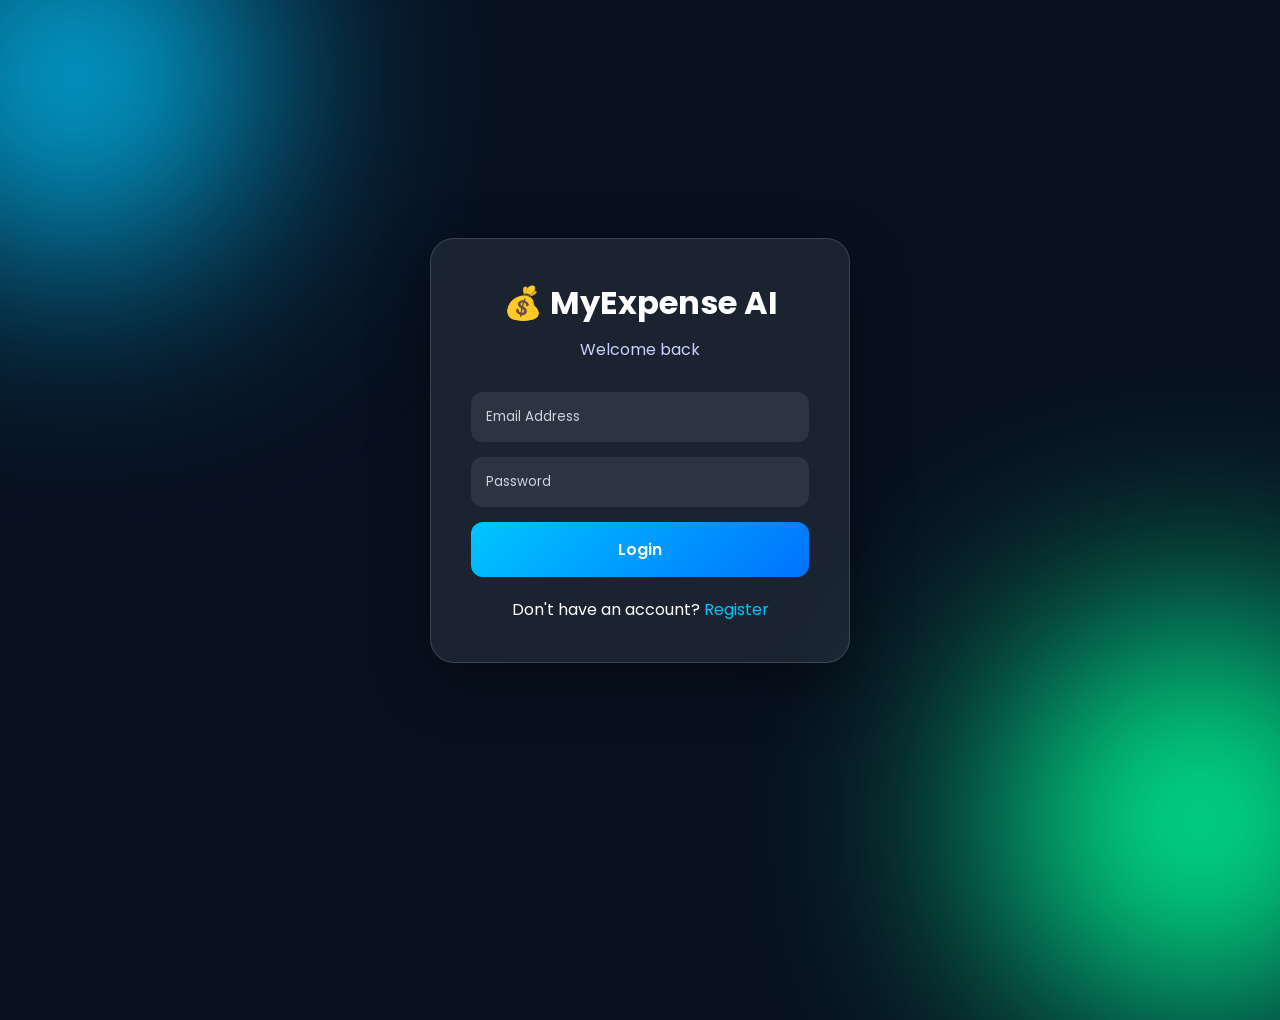
<file: frontend/dashboard.html>
<!DOCTYPE html>
<html lang="en">

<head>

    <meta charset="UTF-8">

    <meta
        name="viewport"
        content="width=device-width, initial-scale=1.0">

    <title>MyExpense Dashboard</title>

    <link
        rel="stylesheet"
        href="css/dashboard.css">

</head>

<body>

    <div class="container">

        <header>

            <h1>MyExpense AI</h1>

            <button
                onclick="logout()"
                class="logout-btn">

                Logout

            </button>

        </header>

        <section class="cards">

            <div class="card">

                <h3>Total Expenses</h3>

                <h2 id="totalExpense">
                    ₹0
                </h2>

            </div>

            <div class="card">

                <h3>Total Transactions</h3>

                <h2 id="totalTransactions">
                    0
                </h2>

            </div>

        </section>

        <section class="add-expense">

            <h2>Add Expense</h2>

            <form id="expenseForm">

                <input
                    type="text"
                    id="title"
                    placeholder="Title"
                    required>

                <input
                    type="number"
                    id="amount"
                    placeholder="Amount"
                    required>

                <input
                    type="text"
                    id="category"
                    placeholder="Category"
                    required>

                <input
                    type="text"
                    id="description"
                    placeholder="Description">

                <button type="submit">

                    Add Expense

                </button>

            </form>

        </section>

        <section class="expense-list">

            <h2>Recent Expenses</h2>

            <div id="expensesContainer">

            </div>

        </section>

    </div>

    <script src="js/config.js"></script>
    <script src="js/expenses.js"></script>
    <script src="js/dashboard.js"></script>

</body>

</html>
</file>
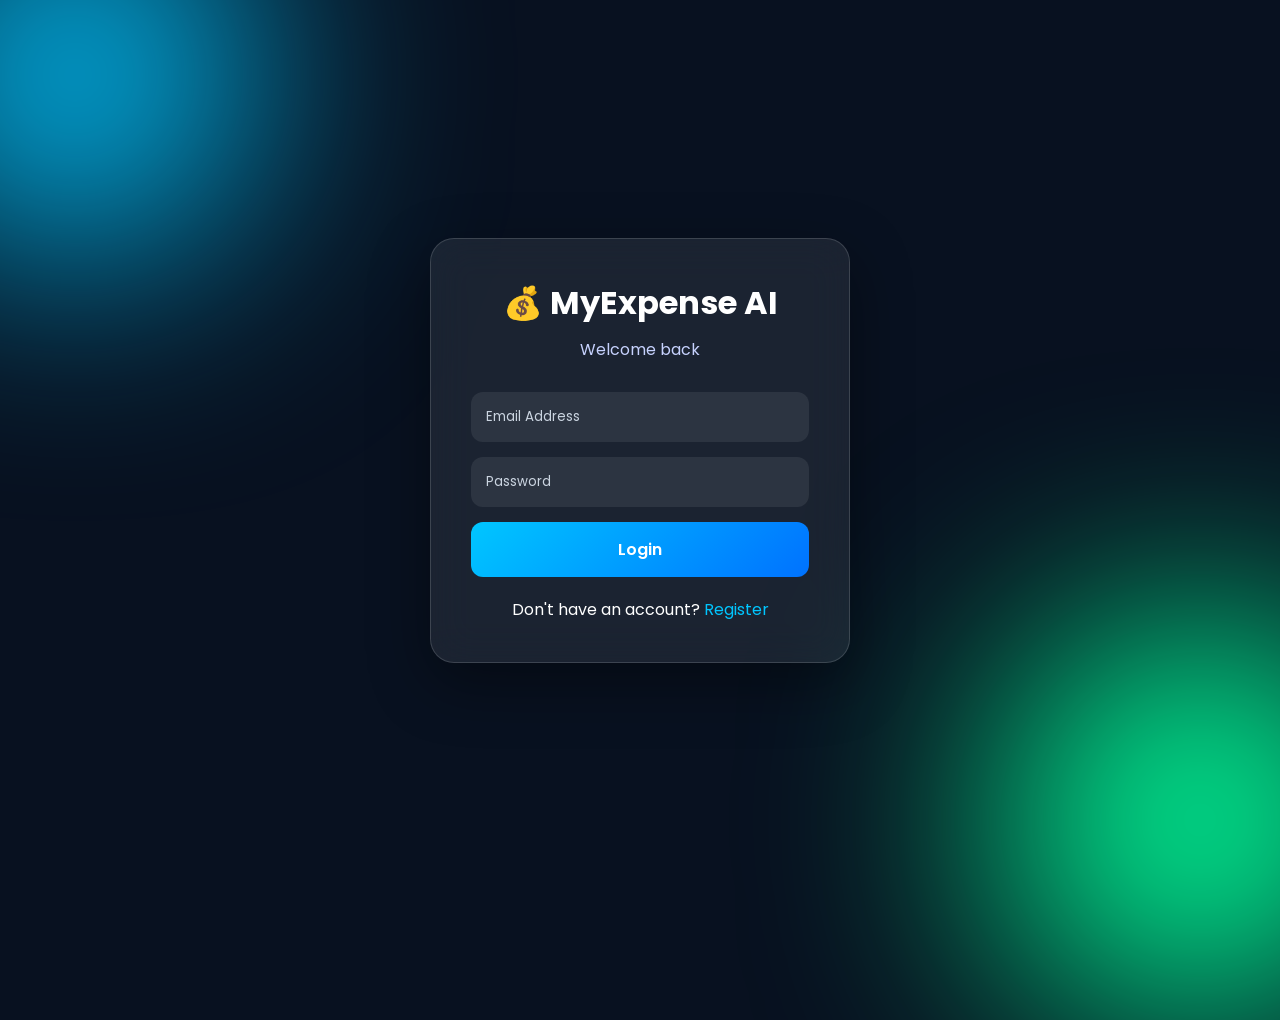
<file: frontend/login.html>
<!DOCTYPE html>
<html lang="en">
<head>
    <meta charset="UTF-8">
    <meta name="viewport" content="width=device-width, initial-scale=1.0">
    <title>Login | MyExpense AI</title>

    <link rel="stylesheet" href="css/auth.css">
</head>
<body>

    <div class="background">
        <div class="circle circle1"></div>
        <div class="circle circle2"></div>
    </div>

    <div class="auth-card">

        <h1>💰 MyExpense AI</h1>

        <p class="subtitle">
            Welcome back
        </p>

        <input
            type="email"
            id="email"
            placeholder="Email Address"
        >

        <input
            type="password"
            id="password"
            placeholder="Password"
        >

        <button onclick="loginUser()">
            Login
        </button>

        <p class="switch-page">
            Don't have an account?
            <a href="register.html">Register</a>
        </p>

    </div>

    <script src="js/config.js"></script>
    <script src="js/auth.js"></script>

</body>
</html>
</file>
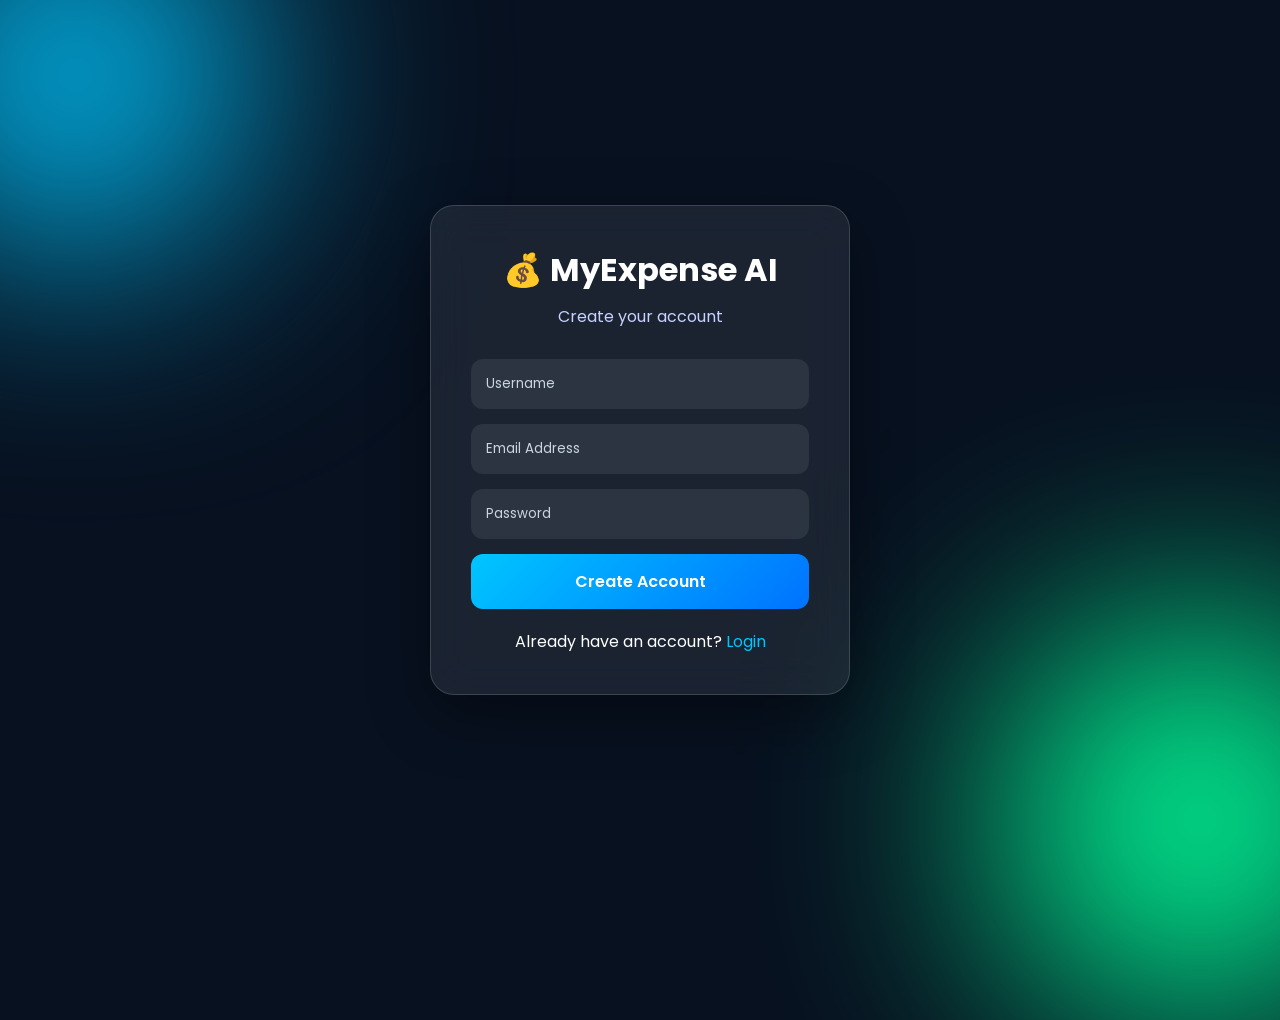
<file: frontend/register.html>
<!DOCTYPE html>
<html lang="en">
<head>
    <meta charset="UTF-8">
    <meta name="viewport" content="width=device-width, initial-scale=1.0">
    <title>Register | MyExpense AI</title>

    <link rel="stylesheet" href="css/auth.css">
</head>
<body>

    <div class="background">
        <div class="circle circle1"></div>
        <div class="circle circle2"></div>
    </div>

    <div class="auth-card">

        <h1>💰 MyExpense AI</h1>

        <p class="subtitle">
            Create your account
        </p>

        <input
            type="text"
            id="username"
            placeholder="Username"
        >

        <input
            type="email"
            id="email"
            placeholder="Email Address"
        >

        <input
            type="password"
            id="password"
            placeholder="Password"
        >

        <button onclick="registerUser()">
            Create Account
        </button>

        <p class="switch-page">
            Already have an account?
            <a href="login.html">Login</a>
        </p>

    </div>

    <script src="js/config.js"></script>
    <script src="js/auth.js"></script>

</body>
</html>
</file>
<file: frontend/css/dashboard.css>
*{
    margin:0;
    padding:0;
    box-sizing:border-box;
}

body{

    font-family:Segoe UI,sans-serif;

    background:#0f172a;

    color:white;

    min-height:100vh;

    padding:30px;
}

.container{

    max-width:1200px;

    margin:auto;
}

header{

    display:flex;

    justify-content:space-between;

    align-items:center;

    margin-bottom:30px;
}

.logout-btn{

    background:#ef4444;

    border:none;

    color:white;

    padding:12px 20px;

    border-radius:10px;

    cursor:pointer;
}

.cards{

    display:grid;

    grid-template-columns:
        repeat(auto-fit,minmax(250px,1fr));

    gap:20px;

    margin-bottom:30px;
}

.card{

    background:#1e293b;

    padding:25px;

    border-radius:16px;
}

.card h2{

    margin-top:10px;

    color:#38bdf8;
}

.add-expense{

    background:#1e293b;

    padding:25px;

    border-radius:16px;

    margin-bottom:30px;
}

form{

    display:grid;

    gap:15px;

    margin-top:20px;
}

input{

    padding:12px;

    border:none;

    border-radius:8px;
}

form button{

    background:#38bdf8;

    color:white;

    border:none;

    padding:12px;

    border-radius:8px;

    cursor:pointer;
}

.expense-list{

    background:#1e293b;

    padding:25px;

    border-radius:16px;
}

.expense-item{

    display:flex;

    justify-content:space-between;

    align-items:center;

    padding:15px;

    margin-top:15px;

    background:#334155;

    border-radius:10px;
}

.delete-btn{

    background:#ef4444;

    color:white;

    border:none;

    padding:8px 12px;

    border-radius:8px;

    cursor:pointer;
}
</file>
<file: frontend/css/auth.css>
@import url('https://fonts.googleapis.com/css2?family=Poppins:wght@300;400;500;600;700&display=swap');

*{
    margin:0;
    padding:0;
    box-sizing:border-box;
    font-family:'Poppins',sans-serif;
}

body{
    min-height:100vh;
    display:flex;
    justify-content:center;
    align-items:center;
    background:#081120;
    overflow:hidden;
}

.background{
    position:absolute;
    width:100%;
    height:100%;
}

.circle{
    position:absolute;
    border-radius:50%;
    filter:blur(120px);
}

.circle1{
    width:350px;
    height:350px;
    background:#00c6ff;
    top:-100px;
    left:-100px;
    animation:float1 10s infinite alternate;
}

.circle2{
    width:400px;
    height:400px;
    background:#00ff99;
    bottom:-120px;
    right:-120px;
    animation:float2 10s infinite alternate;
}

@keyframes float1{
    from{
        transform:translateY(0);
    }
    to{
        transform:translateY(80px);
    }
}

@keyframes float2{
    from{
        transform:translateY(0);
    }
    to{
        transform:translateY(-80px);
    }
}

.auth-card{
    width:420px;
    padding:40px;
    background:rgba(255,255,255,0.08);
    backdrop-filter:blur(20px);
    border:1px solid rgba(255,255,255,0.15);
    border-radius:24px;
    box-shadow:0 20px 60px rgba(0,0,0,0.4);
    z-index:10;
}

.auth-card h1{
    color:white;
    text-align:center;
    margin-bottom:10px;
}

.subtitle{
    text-align:center;
    color:#c7d2fe;
    margin-bottom:30px;
}

.auth-card input{
    width:100%;
    padding:15px;
    margin-bottom:15px;
    border:none;
    border-radius:12px;
    background:rgba(255,255,255,0.08);
    color:white;
    outline:none;
}

.auth-card input::placeholder{
    color:#cbd5e1;
}

.auth-card button{
    width:100%;
    padding:15px;
    border:none;
    border-radius:12px;
    cursor:pointer;
    font-size:16px;
    font-weight:600;
    color:white;
    background:linear-gradient(
        135deg,
        #00c6ff,
        #0072ff
    );
    transition:0.3s;
}

.auth-card button:hover{
    transform:translateY(-2px);
}

.switch-page{
    margin-top:20px;
    text-align:center;
    color:white;
}

.switch-page a{
    color:#00c6ff;
    text-decoration:none;
}
</file>
